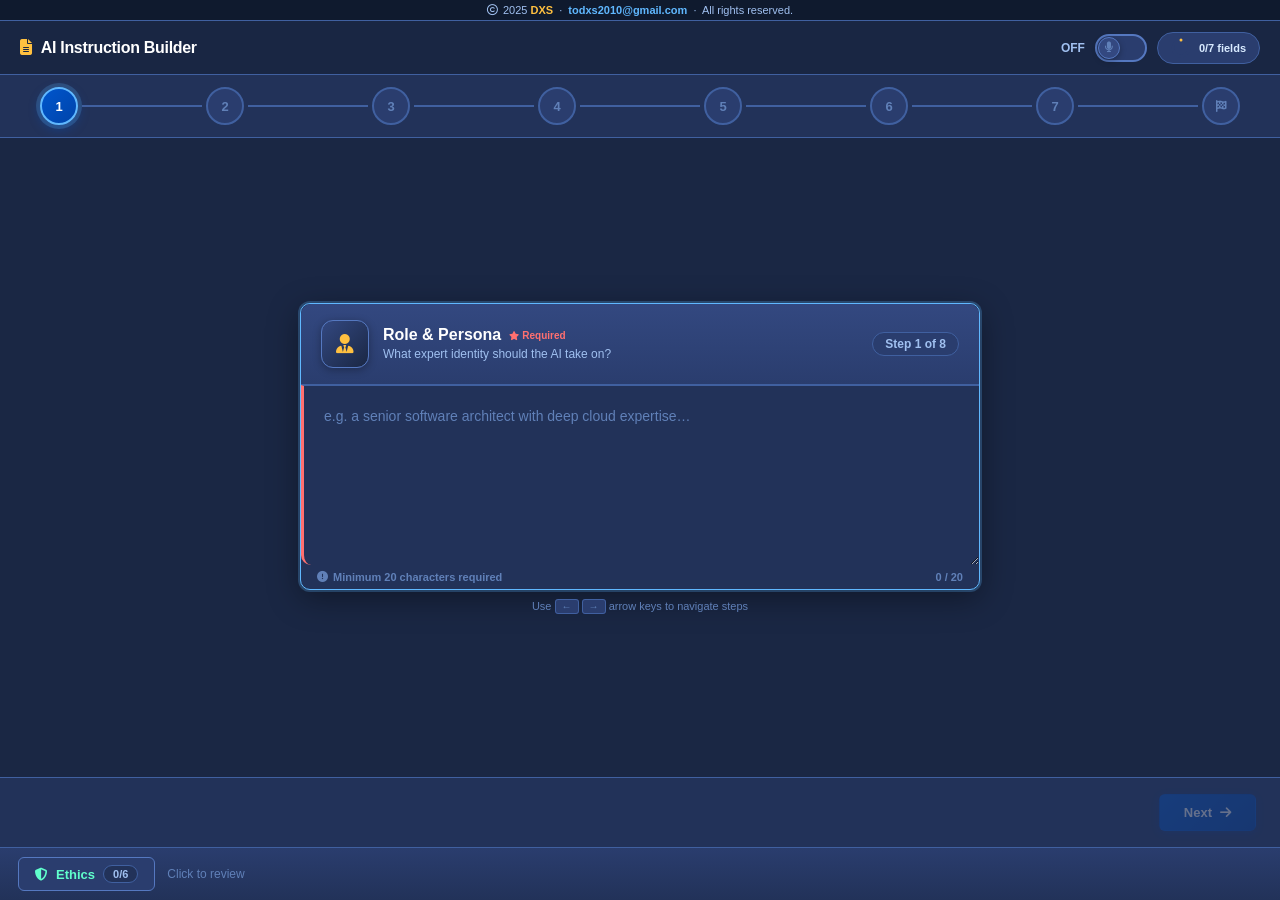
<file: index.html>
<!DOCTYPE html>
<html lang="en">
<head>
<meta charset="UTF-8"/>
<meta name="viewport" content="width=device-width, initial-scale=1.0"/>
<title>AI Instruction Builder</title>
<link rel="stylesheet" href="https://cdnjs.cloudflare.com/ajax/libs/font-awesome/6.5.0/css/all.min.css"/>
<style>
:root{
  --bg:#1a2744;--surface:#223259;--surface2:#2a3d6e;--surface3:#334880;
  --border:#4060a0;--border2:#5578c0;
  --text-primary:#ffffff;--text-secondary:#d8eaff;--text-muted:#a0c0f0;--text-faint:#6080b8;
  --accent:#ffc040;--accent2:#60b8ff;--accent-glow:rgba(255,192,64,0.25);--blue-glow:rgba(96,184,255,0.2);
  --green:#60ffcc;--green-dim:rgba(96,255,204,0.15);
  --purple:#e8aaff;--purple-dim:rgba(232,170,255,0.15);
  --teal:#80eeff;--yellow:#ffe878;--orange:#ffd090;
  --red:#ff7070;
  --radius:10px;--radius-sm:6px;
}
*{box-sizing:border-box;margin:0;padding:0;}
html,body{height:100%;overflow:hidden;}
body{font-family:-apple-system,'SF Pro Display','Segoe UI',sans-serif;background:var(--bg);color:var(--text-primary);-webkit-font-smoothing:antialiased;font-size:14px;}
::-webkit-scrollbar{width:5px;height:5px;}
::-webkit-scrollbar-track{background:transparent;}
::-webkit-scrollbar-thumb{background:var(--border2);border-radius:10px;}

.app{display:flex;flex-direction:column;height:100vh;}

/* Copyright bar */
.copyright-bar{background:#0f1a2e;border-bottom:1px solid var(--border);padding:4px 20px;display:flex;align-items:center;justify-content:center;gap:8px;flex-shrink:0;}
.copyright-bar span{font-size:11px;color:var(--text-muted);}

/* Topbar */
.topbar{background:rgba(26,39,68,0.97);backdrop-filter:blur(20px);border-bottom:1px solid var(--border);padding:0 20px;height:54px;display:flex;align-items:center;justify-content:space-between;flex-shrink:0;position:relative;z-index:10;}
.topbar-left{display:flex;align-items:center;gap:12px;}
.topbar-right{display:flex;align-items:center;gap:10px;}
.progress-pill{display:flex;align-items:center;gap:8px;background:var(--surface2);border:1px solid var(--border);border-radius:20px;padding:5px 13px;}
.progress-pill span{font-size:11px;font-weight:600;color:var(--text-secondary);}

/* Step indicator bar */
.step-bar{display:flex;align-items:center;gap:0;padding:12px 24px;background:var(--surface);border-bottom:1px solid var(--border);flex-shrink:0;overflow-x:auto;}
.step-dot-wrap{display:flex;align-items:center;flex:1;min-width:0;}
.step-dot-wrap:last-child{flex:0 0 auto;}
.step-dot{width:36px;height:36px;border-radius:50%;display:flex;align-items:center;justify-content:center;font-size:13px;font-weight:700;cursor:pointer;transition:all 0.25s;flex-shrink:0;border:2px solid var(--border);}
.step-dot.active{background:linear-gradient(135deg,#0055cc,#0044aa);border-color:var(--accent2);color:#fff;box-shadow:0 0 0 4px rgba(96,184,255,0.2),0 4px 12px rgba(0,85,204,0.4);}
.step-dot.done{background:var(--green-dim);border-color:var(--green);color:var(--green);}
.step-dot.empty{background:var(--surface2);color:var(--text-faint);}
.step-dot:hover:not(.active){transform:scale(1.1);}
.step-line{flex:1;height:2px;background:var(--border);margin:0 4px;min-width:12px;transition:background 0.3s;}
.step-line.done{background:var(--green);}
.step-label{display:none;}
@media(min-width:700px){
  .step-bar{gap:0;padding:12px 40px;}
  .step-dot{width:38px;height:38px;}
}

/* Wizard content area */
.wizard-content{flex:1;display:flex;flex-direction:column;overflow:hidden;}
.wizard-body{flex:1;display:flex;flex-direction:column;align-items:center;justify-content:center;padding:24px;overflow-y:auto;}
.wizard-card{width:100%;max-width:680px;animation:slideIn 0.3s ease;}
@keyframes slideIn{from{opacity:0;transform:translateY(16px);}to{opacity:1;transform:translateY(0);}}

/* Field card (wizard) */
.field-card{background:var(--surface);border:1px solid var(--border);border-radius:var(--radius);overflow:visible;box-shadow:0 4px 24px rgba(0,0,0,0.35),0 0 30px rgba(96,184,255,0.06);}
.field-card:focus-within{border-color:var(--accent2);box-shadow:0 0 0 2px rgba(96,184,255,0.25),0 8px 32px rgba(0,0,0,0.4);}
.field-header{display:flex;align-items:center;justify-content:space-between;padding:16px 20px;gap:12px;background:linear-gradient(180deg,var(--surface3),var(--surface2));border-bottom:1px solid var(--border);border-radius:var(--radius) var(--radius) 0 0;}
.field-label-wrap{display:flex;align-items:center;gap:14px;min-width:0;}
.field-icon-wrap{width:48px;height:48px;border-radius:12px;flex-shrink:0;display:flex;align-items:center;justify-content:center;background:linear-gradient(135deg,var(--surface3),var(--bg));border:1px solid var(--border2);box-shadow:0 2px 8px rgba(0,0,0,0.3);}
.field-icon-wrap i{font-size:20px;color:var(--accent);}
.field-label{font-size:16px;font-weight:700;color:var(--text-primary);display:flex;align-items:center;gap:8px;flex-wrap:wrap;}
.field-hint{font-size:12px;color:var(--text-muted);margin-top:3px;}
.req-badge{font-size:10px;color:var(--red);font-weight:700;}
.opt-badge{font-size:10px;color:var(--text-faint);}
.step-counter{font-size:12px;color:var(--text-muted);font-weight:600;background:var(--surface2);border:1px solid var(--border);border-radius:20px;padding:4px 12px;white-space:nowrap;}

textarea{width:100%;background:var(--surface);border:none;border-top:1px solid var(--border);outline:none;color:var(--text-primary);font-size:16px;line-height:1.8;padding:18px 20px;resize:vertical;min-height:160px;max-height:400px;font-family:-apple-system,'SF Pro Text','Segoe UI',sans-serif;caret-color:var(--accent);display:block;border-radius:0 0 var(--radius) var(--radius);}
textarea::placeholder{color:var(--text-faint);font-size:14px;}

/* Navigation buttons */
.wizard-nav{display:flex;align-items:center;justify-content:space-between;padding:16px 24px;border-top:1px solid var(--border);background:var(--surface);flex-shrink:0;}
.nav-btn{display:flex;align-items:center;gap:8px;padding:10px 24px;border-radius:var(--radius-sm);font-size:13px;font-weight:700;cursor:pointer;transition:all 0.18s;border:1px solid var(--border2);}
.nav-btn:hover{transform:translateY(-1px);}
.nav-btn:active{transform:translateY(0);}
.nav-btn.prev{background:var(--surface2);color:var(--text-secondary);}
.nav-btn.prev:hover{background:var(--surface3);border-color:var(--accent2);color:var(--accent2);}
.nav-btn.next{background:linear-gradient(135deg,#0055cc,#0044aa);color:#fff;border-color:transparent;box-shadow:0 2px 10px rgba(0,68,170,0.4);}
.nav-btn.next:hover{background:linear-gradient(135deg,#0066dd,#0055bb);box-shadow:0 4px 14px rgba(0,68,170,0.5);}
.nav-btn.finish{background:linear-gradient(135deg,#047857,#065f46);color:var(--green);border-color:transparent;box-shadow:0 2px 10px rgba(4,120,87,0.4);}
.nav-btn.finish:hover{background:linear-gradient(135deg,#059669,#047857);}
.nav-btn:disabled{opacity:0.3;cursor:not-allowed;transform:none!important;}
.nav-skip{background:transparent;border:1px solid var(--border);color:var(--text-faint);padding:10px 18px;border-radius:var(--radius-sm);font-size:12px;font-weight:600;cursor:pointer;transition:all 0.15s;}
.nav-skip:hover{color:var(--text-muted);border-color:var(--border2);}
.nav-center{display:flex;gap:8px;align-items:center;}

/* Launchers */
.launchers{display:flex;gap:10px;margin-top:16px;flex-wrap:wrap;}
.launch-btn{flex:1;min-width:140px;display:flex;align-items:center;justify-content:center;gap:8px;background:var(--surface2);border:1px solid var(--border2);border-radius:var(--radius-sm);padding:12px 14px;font-size:13px;font-weight:700;color:var(--text-secondary);cursor:pointer;transition:all 0.18s;box-shadow:0 2px 10px rgba(0,0,0,0.3);}
.launch-btn:hover{background:var(--surface3);border-color:var(--accent);color:var(--accent);transform:translateY(-2px);box-shadow:0 6px 18px rgba(0,0,0,0.4);}
.launch-btn:active{transform:translateY(0);}
.launch-btn img{width:20px;height:20px;border-radius:4px;object-fit:contain;}

/* Output */
.output-card{background:var(--surface);border:1px solid var(--border);border-radius:var(--radius);overflow:hidden;box-shadow:0 2px 12px rgba(0,0,0,0.25);}
.output-header{display:flex;align-items:center;justify-content:space-between;padding:12px 16px;background:linear-gradient(180deg,var(--surface3),var(--surface2));border-bottom:1px solid var(--border);}
.output-label{display:flex;align-items:center;gap:8px;font-size:14px;font-weight:700;color:var(--yellow);}
.copy-btn{display:flex;align-items:center;gap:6px;background:linear-gradient(135deg,#0055cc,#0044aa);color:#fff;border:none;border-radius:var(--radius-sm);padding:8px 18px;font-size:12px;font-weight:700;cursor:pointer;transition:all 0.15s;box-shadow:0 2px 8px rgba(0,68,170,0.4);}
.copy-btn:hover{background:linear-gradient(135deg,#0066dd,#0055bb);}
.copy-btn.done{background:linear-gradient(135deg,#065f46,#047857);}
.output-pre{padding:16px;font-size:12px;line-height:1.75;font-family:'Cascadia Code','Fira Code','SF Mono','Courier New',monospace;white-space:pre-wrap;word-break:break-word;max-height:280px;overflow-y:auto;color:var(--orange);}
.output-pre.empty{color:var(--text-faint);font-family:-apple-system,sans-serif;font-style:italic;font-size:12px;}

/* Summary items on review page */
.summary-grid{display:flex;flex-direction:column;gap:8px;margin-bottom:16px;}
.summary-item{display:flex;align-items:flex-start;gap:12px;background:var(--surface2);border:1px solid var(--border);border-radius:var(--radius-sm);padding:10px 14px;cursor:pointer;transition:all 0.15s;}
.summary-item:hover{border-color:var(--accent2);background:var(--surface3);}
.summary-icon{width:28px;height:28px;border-radius:7px;display:flex;align-items:center;justify-content:center;flex-shrink:0;}
.summary-icon.filled{background:var(--green-dim);border:1px solid rgba(96,255,204,0.3);}
.summary-icon.filled i{color:var(--green);}
.summary-icon.missing{background:rgba(255,112,112,0.12);border:1px solid rgba(255,112,112,0.25);}
.summary-icon.missing i{color:var(--red);}
.summary-icon.skipped{background:var(--surface3);border:1px solid var(--border);}
.summary-icon.skipped i{color:var(--text-faint);}
.summary-text{flex:1;min-width:0;}
.summary-text .label{font-size:12px;font-weight:700;color:var(--text-primary);}
.summary-text .preview{font-size:11px;color:var(--text-muted);margin-top:2px;white-space:nowrap;overflow:hidden;text-overflow:ellipsis;}
.summary-text .status{font-size:10px;font-weight:700;margin-top:2px;}
.summary-text .status.ok{color:var(--green);}
.summary-text .status.req{color:var(--red);}
.summary-text .status.opt{color:var(--text-faint);}

/* Ethics trigger in bottom bar */
.bottombar{background:linear-gradient(180deg,var(--surface2),var(--surface));border-top:1px solid var(--border);padding:9px 18px;display:flex;align-items:center;gap:12px;flex-shrink:0;}
.ethics-trigger{display:flex;align-items:center;gap:8px;background:var(--surface2);border:1px solid var(--border2);border-radius:var(--radius-sm);padding:7px 16px;color:var(--green);font-size:13px;font-weight:700;cursor:pointer;transition:all 0.15s;}
.ethics-trigger:hover{border-color:var(--green);background:var(--green-dim);}
.ethics-trigger .score{background:var(--surface);border:1px solid var(--border);border-radius:20px;padding:2px 9px;font-size:11px;color:var(--text-muted);}
.ethics-trigger .score.full{background:var(--green-dim);border-color:rgba(96,255,204,0.4);color:var(--green);}
.bottombar-hint{font-size:12px;color:var(--text-faint);}

/* Ethics Modal */
.modal-overlay{position:fixed;inset:0;background:rgba(0,0,0,0.65);z-index:200;display:flex;align-items:center;justify-content:center;padding:24px;animation:fadeIn 0.18s ease;}
@keyframes fadeIn{from{opacity:0;}to{opacity:1;}}
.modal{background:var(--surface2);border:1px solid var(--border2);border-radius:14px;padding:24px 26px 26px;width:100%;max-width:540px;animation:scaleIn 0.2s ease;box-shadow:0 24px 60px rgba(0,0,0,0.65),0 0 0 1px rgba(255,255,255,0.05);}
@keyframes scaleIn{from{transform:scale(0.94);opacity:0;}to{transform:scale(1);opacity:1;}}
.modal-header{display:flex;align-items:center;justify-content:space-between;margin-bottom:20px;}
.modal-title{display:flex;align-items:center;gap:10px;font-size:16px;font-weight:700;color:var(--text-primary);}
.modal-title i{color:var(--green);font-size:17px;}
.modal-close{background:var(--surface3);border:1px solid var(--border);color:var(--text-muted);border-radius:6px;padding:6px 14px;font-size:12px;font-weight:600;cursor:pointer;transition:all 0.15s;display:flex;align-items:center;gap:6px;}
.modal-close:hover{color:var(--text-primary);border-color:var(--border2);}
.ethics-grid{display:grid;grid-template-columns:repeat(3,1fr);gap:10px;}
@media(max-width:500px){.ethics-grid{grid-template-columns:repeat(2,1fr);}}
.ethics-item{background:var(--surface);border:1px solid var(--border);border-radius:10px;padding:14px;cursor:pointer;transition:all 0.18s;display:flex;flex-direction:column;align-items:center;gap:10px;text-align:center;}
.ethics-item:hover{border-color:var(--border2);background:var(--surface3);}
.ethics-item.done{background:var(--green-dim);border-color:rgba(96,255,204,0.4);}
.ethics-item-icon{width:38px;height:38px;border-radius:9px;display:flex;align-items:center;justify-content:center;background:var(--surface2);border:1px solid var(--border2);transition:all 0.18s;}
.ethics-item.done .ethics-item-icon{background:rgba(96,255,204,0.15);border-color:rgba(96,255,204,0.35);}
.ethics-item-icon i{font-size:16px;color:var(--text-muted);}
.ethics-item.done .ethics-item-icon i{color:var(--green);}
.ethics-item-label{font-size:12px;font-weight:600;color:var(--text-secondary);}
.ethics-item.done .ethics-item-label{color:var(--green);}
.ethics-check{width:20px;height:20px;border-radius:50%;border:2px solid var(--border2);display:flex;align-items:center;justify-content:center;transition:all 0.18s;}
.ethics-item.done .ethics-check{background:var(--green);border-color:var(--green);}
.modal-progress{margin-top:18px;display:flex;align-items:center;gap:12px;}
.modal-progress-bar{flex:1;height:6px;background:var(--surface);border-radius:3px;overflow:hidden;}
.modal-progress-fill{height:100%;border-radius:3px;background:var(--green);transition:width 0.3s ease;}
.modal-progress-label{font-size:12px;font-weight:700;color:var(--text-muted);white-space:nowrap;}

/* Toast */
.toast{position:fixed;bottom:80px;left:50%;transform:translateX(-50%);background:#1a3a2a;border:1px solid var(--green);color:var(--green);border-radius:8px;padding:10px 22px;font-size:13px;font-weight:600;z-index:9999;box-shadow:0 4px 18px rgba(0,0,0,0.5);white-space:nowrap;pointer-events:none;animation:fadeInUp 0.2s ease;}
@keyframes fadeInUp{from{opacity:0;transform:translateX(-50%) translateY(8px);}to{opacity:1;transform:translateX(-50%) translateY(0);}}

/* --- Voice / Mic styles --- */
@keyframes micPulse{
  0%,100%{box-shadow:0 0 0 0 rgba(255,112,112,0.4);}
  50%{box-shadow:0 0 0 7px rgba(255,112,112,0);}
}
/* Global mic on/off switch */
.mic-switch{
  display:flex;align-items:center;gap:10px;
  cursor:pointer;-webkit-user-select:none;user-select:none;
}
.mic-switch-label{font-size:12px;font-weight:700;color:var(--text-muted);transition:color 0.2s;}
.mic-switch.on .mic-switch-label{color:var(--green);}
.mic-switch-track{
  width:52px;height:28px;border-radius:14px;
  background:var(--surface2);border:2px solid var(--border2);
  position:relative;transition:all 0.3s ease;
  flex-shrink:0;
}
.mic-switch.on .mic-switch-track{
  background:rgba(96,255,204,0.15);border-color:var(--green);
}
.mic-switch-thumb{
  width:22px;height:22px;border-radius:50%;
  position:absolute;top:1px;left:1px;
  background:var(--surface3);border:1px solid var(--border2);
  display:flex;align-items:center;justify-content:center;
  transition:all 0.3s ease;
  box-shadow:0 2px 6px rgba(0,0,0,0.3);
}
.mic-switch-thumb i{font-size:11px;color:var(--text-faint);transition:color 0.2s;}
.mic-switch.on .mic-switch-thumb{
  left:25px;
  background:var(--green);border-color:var(--green);
  box-shadow:0 0 8px rgba(96,255,204,0.4);
}
.mic-switch.on .mic-switch-thumb i{color:#0f1a2e;}
.mic-switch:hover .mic-switch-track{border-color:var(--accent2);}
.mic-switch.on:hover .mic-switch-track{border-color:var(--green);}
.mic-pulse-dot{
  width:8px;height:8px;background:var(--red);border-radius:50%;
  animation:micPulse 1s infinite;flex-shrink:0;
}
.mic-status-text{font-size:11px;font-weight:600;color:var(--red);animation:fadeIn 0.3s ease;}

/* Keyboard hint */
.kb-hint{font-size:11px;color:var(--text-faint);text-align:center;margin-top:10px;}
.kb-hint kbd{background:var(--surface2);border:1px solid var(--border);border-radius:3px;padding:1px 6px;font-size:10px;font-family:inherit;}
</style>
</head>
<body>
<div id="root"></div>
<script>
var FIELDS=[
  {key:"role",     fa:"fa-solid fa-user-tie",       label:"Role & Persona",      hint:"What expert identity should the AI take on?",          ph:"e.g. a senior software architect with deep cloud expertise…",              required:true},
  {key:"audience", fa:"fa-solid fa-users",           label:"Audience",             hint:"Who will be reading the AI's responses?",              ph:"e.g. technical teams new to this system, or non-technical stakeholders…",  required:true},
  {key:"context",  fa:"fa-solid fa-clipboard-list",  label:"Context & Background", hint:"What background does the AI need to know?",            ph:"e.g. This is a support bot for an online bookstore handling orders…",      required:true},
  {key:"task",     fa:"fa-solid fa-bullseye",         label:"Task",                 hint:"What exactly should the AI accomplish?",               ph:"e.g. Help users find books by asking about preferences, give 3 recs…",     required:true},
  {key:"rules",    fa:"fa-solid fa-scale-balanced",   label:"Rules & Constraints",  hint:"What must it always / never do?",                     ph:"e.g. Always be polite. Never give legal advice. If unsure, say so…",      required:false},
  {key:"format",   fa:"fa-solid fa-ruler-combined",   label:"Output Format",        hint:"How should responses be structured?",                 ph:"e.g. Short paragraphs, max 150 words, bullet points only for lists…",     required:false},
  {key:"examples", fa:"fa-solid fa-lightbulb",        label:"Examples",             hint:"Show a good vs. bad response pair.",                  ph:"Good: 'Based on your love of mystery…'\nBad: 'Here are 50 books…'",      required:false},
];

var ETHICS=[
  {id:"transparency", fa:"fa-solid fa-eye",             label:"Transparent"},
  {id:"bias",         fa:"fa-solid fa-equals",           label:"Unbiased"},
  {id:"harm",         fa:"fa-solid fa-shield-halved",    label:"No Harm"},
  {id:"privacy",      fa:"fa-solid fa-lock",             label:"Private"},
  {id:"uncertainty",  fa:"fa-solid fa-circle-question",  label:"Handles Unknowns"},
  {id:"scope",        fa:"fa-solid fa-compress",         label:"Focused"},
];

var AI_CLIENTS=[
  {id:"claude",  label:"Claude",  url:"https://claude.ai/new",         icon:"https://www.anthropic.com/favicon.ico"},
  {id:"chatgpt", label:"ChatGPT", url:"https://chatgpt.com/",          icon:"https://cdn.oaistatic.com/assets/favicon-o20kmmos.svg"},
  {id:"gemini",  label:"Gemini",  url:"https://gemini.google.com/app", icon:"https://www.gstatic.com/lamda/images/gemini_favicon_f069958c85030456e93de685481c559f160ea06.svg"},
];

var TOTAL_STEPS=FIELDS.length+1; // 7 fields + 1 review page

function buildOutput(f){
  var o="";
  if(f.role)     o+="You are "+f.role+".\n\n";
  if(f.audience) o+="Your audience is: "+f.audience+".\n\n";
  if(f.context)  o+="## Context\n"+f.context+"\n\n";
  if(f.task)     o+="## Your Task\n"+f.task+"\n\n";
  if(f.rules)    o+="## Rules & Constraints\n"+f.rules+"\n\n";
  if(f.format)   o+="## Output Format\n"+f.format+"\n\n";
  if(f.examples) o+="## Examples\n"+f.examples+"\n\n";
  return o.trim();
}

var S={
  fields:{role:"",audience:"",context:"",task:"",rules:"",format:"",examples:""},
  ethics:{},
  step:0,
  copied:false,
  ethicsOpen:false,
};

function set(patch){S=Object.assign({},S,patch);draw();}

function saveCurrentField(){
  if(S.step<FIELDS.length){
    var f=FIELDS[S.step];
    var ta=document.getElementById("ta-"+f.key);
    if(ta){
      var nf=Object.assign({},S.fields);
      nf[f.key]=ta.value;
      S.fields=nf;
    }
  }
}

function validateRequired(){
  if(S.step<FIELDS.length&&FIELDS[S.step].required){
    var val=S.fields[FIELDS[S.step].key].trim();
    if(val.length<20){
      showToast("Minimum 20 characters required (currently "+val.length+")");
      var ta=document.getElementById("ta-"+FIELDS[S.step].key);
      if(ta){ta.focus();ta.style.boxShadow="inset 0 0 0 2px var(--red)";setTimeout(function(){ta.style.boxShadow="";},1500);}
      return false;
    }
  }
  return true;
}

function _restartMicForStep(){
  _killRec();
  if(_micOn) setTimeout(_startListening,200);
}

function goStep(n){
  saveCurrentField();
  if(n>S.step&&!validateRequired())return;
  set({step:Math.max(0,Math.min(TOTAL_STEPS-1,n))});
  _restartMicForStep();
}

function goNext(){
  saveCurrentField();
  if(!validateRequired())return;
  if(S.step<TOTAL_STEPS-1) set({step:S.step+1});
  _restartMicForStep();
}

function goPrev(){
  saveCurrentField();
  if(S.step>0) set({step:S.step-1});
  _restartMicForStep();
}

function copy(){
  var out=buildOutput(S.fields);
  if(!out)return;
  var missing=FIELDS.filter(function(f){return f.required&&!S.fields[f.key].trim();}).map(function(f){return f.label;});
  if(missing.length){alert("Please fill in the required fields first:\n\n"+missing.map(function(l){return "- "+l;}).join("\n"));return;}
  navigator.clipboard.writeText(out).then(function(){set({copied:true});setTimeout(function(){set({copied:false});},2000);});
}

function showToast(msg){
  var t=document.createElement("div");
  t.className="toast";
  t.innerHTML='<i class="fa-solid fa-check" style="margin-right:7px;"></i>'+msg;
  document.body.appendChild(t);
  setTimeout(function(){t.style.opacity="0";t.style.transition="opacity 0.3s";setTimeout(function(){t.remove();},300);},2500);
}

function launchAI(clientId){
  var out=buildOutput(S.fields);
  if(!out){alert("Fill in at least one field before launching.");return;}
  var client=AI_CLIENTS.find(function(c){return c.id===clientId;});
  navigator.clipboard.writeText(out).then(function(){
    showToast("Copied! Paste into "+client.label+"'s prompt window.");
    setTimeout(function(){window.open(client.url,"_blank");},300);
  }).catch(function(){
    window.open(client.url,"_blank");
    alert("Clipboard blocked. Please copy manually and paste into "+client.label+".");
  });
}

function toggleEthics(id){
  var ne=Object.assign({},S.ethics);
  ne[id]=!ne[id];
  set({ethics:ne});
}

function esc(s){return String(s).replace(/&/g,"&amp;").replace(/</g,"&lt;").replace(/>/g,"&gt;").replace(/"/g,"&quot;");}

function updateCharCount(ta,isRequired){
  if(!isRequired)return;
  var len=ta.value.trim().length;
  var counter=ta.closest(".field-card").querySelector(".char-counter");
  if(!counter)return;
  var color=len>=20?'var(--green)':len>0?'var(--red)':'var(--text-faint)';
  var icon=len>=20?'fa-solid fa-circle-check':'fa-solid fa-circle-exclamation';
  var msg=len>=20?'Minimum reached':'Minimum 20 characters required';
  counter.innerHTML='<span style="color:'+color+';font-weight:600;"><i class="'+icon+'" style="margin-right:5px;"></i>'+msg+'</span><span style="color:'+color+';font-weight:700;">'+len+' / 20</span>';
  ta.style.borderLeftColor=len>=20?'var(--green)':len>0?'var(--red)':'';
  ta.style.borderLeftWidth=len>0?'3px':'';
  ta.style.borderLeftStyle=len>0?'solid':'';
  // Enable/disable Next button live
  var navBtns=document.querySelectorAll(".nav-btn.next, .nav-btn.finish");
  navBtns.forEach(function(btn){btn.disabled=len<20;});
}

/* ===== VOICE / SPEECH RECOGNITION ===== */
var _SR=window.SpeechRecognition||window.webkitSpeechRecognition||null;
var _micRec=null;
var _micOn=false;
var _micStopping=false; // guard against onend race

function _killRec(){
  _micStopping=true;
  if(_micRec){try{_micRec.abort();}catch(e){} _micRec=null;}
  setTimeout(function(){_micStopping=false;},100);
}

function _startListening(){
  if(!_SR||!_micOn)return;
  if(S.step>=FIELDS.length)return;
  _micStopping=true;
  if(_micRec){try{_micRec.abort();}catch(e){} _micRec=null;}

  var key=FIELDS[S.step].key;
  var rec=new _SR();
  rec.continuous=true;
  rec.interimResults=false;
  rec.lang="en-US";

  rec.onresult=function(e){
    var transcript="";
    for(var i=e.resultIndex;i<e.results.length;i++){
      if(e.results[i].isFinal) transcript+=e.results[i][0].transcript+" ";
    }
    transcript=transcript.trim();
    if(!transcript)return;
    // always write to the CURRENT step's field (not the captured key)
    var curKey=S.step<FIELDS.length?FIELDS[S.step].key:null;
    if(!curKey)return;
    var nf=Object.assign({},S.fields);
    nf[curKey]=(nf[curKey]?nf[curKey].trimEnd()+" ":"")+transcript;
    if(!S.fields[curKey]&&nf[curKey])nf[curKey]=nf[curKey].charAt(0).toUpperCase()+nf[curKey].slice(1);
    S.fields=nf;
    draw();
  };

  rec.onerror=function(e){
    if(e.error==="not-allowed"){showToast("Microphone access was denied.");_micOn=false;_micRec=null;_micStopping=false;draw();return;}
    // no-speech and other non-fatal errors — let onend handle restart
  };

  rec.onend=function(){
    // only auto-restart if mic is still on and we didn't explicitly kill it
    if(!_micStopping&&_micOn&&S.step<FIELDS.length){
      setTimeout(_startListening,150);
    }
  };

  _micRec=rec;
  _micStopping=false;
  try{rec.start();}catch(err){_micOn=false;_micRec=null;_micStopping=false;draw();}
}

function toggleMic(){
  if(!_SR){alert("Voice input is not supported in this browser.\nPlease use Google Chrome or Microsoft Edge.");return;}
  _micOn=!_micOn;
  if(_micOn){
    if(S.step<FIELDS.length) _startListening();
  } else {
    _killRec();
  }
  draw();
}
/* ===== END VOICE ===== */

/* ===== KEYBOARD NAV ===== */
document.addEventListener("keydown",function(e){
  if(e.target.tagName==="TEXTAREA"||e.target.tagName==="INPUT")return;
  if(e.key==="ArrowRight"||e.key==="ArrowDown"){e.preventDefault();goNext();}
  if(e.key==="ArrowLeft"||e.key==="ArrowUp"){e.preventDefault();goPrev();}
});

function draw(){
  var fields=S.fields,ethics=S.ethics,step=S.step,copied=S.copied,ethicsOpen=S.ethicsOpen;
  var filled=Object.values(fields).filter(function(v){return v.trim();}).length;
  var ethicsCount=Object.values(ethics).filter(Boolean).length;
  var output=buildOutput(fields);
  var isReview=step>=FIELDS.length;

  var html='<div class="app">';

  // Copyright bar
  html+='<div class="copyright-bar"><span><i class="fa-regular fa-copyright" style="margin-right:5px;"></i>2025 <strong style="color:var(--accent);">DXS</strong> &nbsp;·&nbsp; <a href="mailto:todxs2010@gmail.com" style="color:var(--accent2);text-decoration:none;font-weight:600;">todxs2010@gmail.com</a> &nbsp;·&nbsp; All rights reserved.</span></div>';

  // Topbar
  html+='<div class="topbar"><div class="topbar-left"><span style="font-size:16px;font-weight:800;color:var(--text-primary);letter-spacing:-0.3px;"><i class="fa-solid fa-file-lines" style="color:var(--accent);margin-right:9px;"></i>AI Instruction Builder</span></div><div class="topbar-right">';
  // Global mic on/off switch
  if(_SR){
    html+='<div class="mic-switch'+(_micOn?' on':'')+'" onclick="toggleMic()" title="'+(_micOn?'Turn off microphone':'Turn on microphone')+'">';
    if(_micOn) html+='<span class="mic-pulse-dot"></span><span class="mic-status-text">Listening…</span>';
    html+='<span class="mic-switch-label">'+(_micOn?'ON':'OFF')+'</span>';
    html+='<div class="mic-switch-track"><div class="mic-switch-thumb"><i class="fa-solid fa-microphone"></i></div></div>';
    html+='</div>';
  }
  html+='<div class="progress-pill"><svg width="20" height="20" style="transform:rotate(-90deg);flex-shrink:0;"><circle cx="10" cy="10" r="8" fill="none" stroke="#2a3d6e" stroke-width="3"/><circle cx="10" cy="10" r="8" fill="none" stroke="#ffc040" stroke-width="3" stroke-dasharray="'+(filled/7*50.27)+' 50.27" stroke-linecap="round" style="transition:stroke-dasharray 0.4s;"/></svg><span>'+filled+'/7 fields</span></div></div></div>';

  // Step indicator bar
  html+='<div class="step-bar">';
  for(var si=0;si<TOTAL_STEPS;si++){
    var isFieldStep=si<FIELDS.length;
    var stepLabel=isFieldStep?FIELDS[si].label:"Review";
    var stepIcon=isFieldStep?FIELDS[si].fa:"fa-solid fa-check-double";
    var isDone=isFieldStep?!!fields[FIELDS[si].key].trim():false;
    var cls=si===step?"active":isDone?"done":"empty";
    html+='<div class="step-dot-wrap">';
    html+='<div class="step-dot '+cls+'" onclick="goStep('+si+')" title="'+(si+1)+'. '+stepLabel+'">';
    if(isDone&&si!==step) html+='<i class="fa-solid fa-check" style="font-size:12px;"></i>';
    else if(si===TOTAL_STEPS-1&&si!==step) html+='<i class="fa-solid fa-flag-checkered" style="font-size:12px;"></i>';
    else html+=''+(si+1);
    html+='</div>';
    if(si<TOTAL_STEPS-1){
      var lineDone=isFieldStep&&fields[FIELDS[si].key].trim();
      html+='<div class="step-line'+(lineDone?' done':'')+'"></div>';
    }
    html+='</div>';
  }
  html+='</div>';

  // Wizard content
  html+='<div class="wizard-content">';
  html+='<div class="wizard-body">';
  html+='<div class="wizard-card" key="step-'+step+'">';

  if(isReview){
    // === REVIEW PAGE ===
    html+='<div style="margin-bottom:18px;"><div style="display:flex;align-items:center;gap:12px;margin-bottom:6px;"><div style="width:48px;height:48px;border-radius:12px;display:flex;align-items:center;justify-content:center;background:linear-gradient(135deg,var(--surface3),var(--bg));border:1px solid var(--border2);"><i class="fa-solid fa-check-double" style="font-size:20px;color:var(--accent);"></i></div><div><div style="font-size:18px;font-weight:700;color:var(--text-primary);">Review & Export</div><div style="font-size:12px;color:var(--text-muted);margin-top:2px;">Check your fields, then copy or launch</div></div></div></div>';

    // Summary grid
    html+='<div class="summary-grid">';
    FIELDS.forEach(function(f,i){
      var val=fields[f.key].trim();
      var tooShort=f.required&&val.length>0&&val.length<20;
      var iconCls=tooShort?"missing":val?"filled":f.required?"missing":"skipped";
      var statusCls=tooShort?"req":val?"ok":f.required?"req":"opt";
      var statusTxt=tooShort?"Too short ("+val.length+"/20 chars)":val?"Complete":f.required?"Required — missing":"Skipped";
      html+='<div class="summary-item" onclick="goStep('+i+')">';
      html+='<div class="summary-icon '+iconCls+'"><i class="'+(val?'fa-solid fa-check':f.required?'fa-solid fa-exclamation':'fa-solid fa-minus')+'" style="font-size:11px;"></i></div>';
      html+='<div class="summary-text"><div class="label">'+f.label+'</div>';
      if(val) html+='<div class="preview">'+esc(val.substring(0,80))+(val.length>80?'…':'')+'</div>';
      html+='<div class="status '+statusCls+'">'+statusTxt+'</div>';
      html+='</div></div>';
    });
    html+='</div>';

    // Output
    html+='<div class="output-card"><div class="output-header"><span class="output-label"><i class="fa-solid fa-file-code"></i> Generated Instruction</span><button class="copy-btn'+(copied?' done':'')+'" onclick="copy()"><i class="fa-solid '+(copied?'fa-check':'fa-copy')+'"></i> '+(copied?'Copied':'Copy')+'</button></div><div class="output-pre'+(output?'':' empty')+'">'+( output?esc(output):'Fill in the fields to generate your instruction…')+'</div></div>';

    // Launchers
    html+='<div class="launchers">';
    AI_CLIENTS.forEach(function(c){
      html+='<button class="launch-btn" onclick="launchAI(\''+c.id+'\')" title="Copy &amp; open '+c.label+'"><img src="'+c.icon+'" alt="'+c.label+'" onerror="this.style.display=\'none\'"/> '+c.label+' <i class="fa-solid fa-arrow-up-right-from-square" style="font-size:10px;opacity:0.6;"></i></button>';
    });
    html+='</div>';

  } else {
    // === FIELD PAGE ===
    var f=FIELDS[step];
    var val=fields[f.key];
    var charLen=val.trim().length;
    var borderStyle=f.required&&charLen<20?'border-left:3px solid var(--red);':charLen>0?'border-left:3px solid var(--green);':'';

    html+='<div class="field-card">';
    html+='<div class="field-header"><div class="field-label-wrap"><div class="field-icon-wrap"><i class="'+f.fa+'"></i></div><div><div class="field-label">'+f.label+(f.required?'<span class="req-badge"><i class="fa-solid fa-star" style="font-size:9px;margin-right:3px;"></i>Required</span>':'<span class="opt-badge">Optional</span>')+'</div><div class="field-hint">'+f.hint+'</div></div></div><span class="step-counter">Step '+(step+1)+' of '+TOTAL_STEPS+'</span></div>';
    html+='<div class="ta-wrap">';
    html+='<textarea id="ta-'+f.key+'" rows="5" placeholder="'+f.ph+'" oninput="updateCharCount(this,'+f.required+')" style="'+borderStyle+'">'+esc(val)+'</textarea>';
    html+='</div>';
    if(f.required){
      var countColor=charLen>=20?'var(--green)':charLen>0?'var(--red)':'var(--text-faint)';
      var countIcon=charLen>=20?'fa-solid fa-circle-check':'fa-solid fa-circle-exclamation';
      html+='<div class="char-counter" style="display:flex;align-items:center;justify-content:space-between;padding:6px 16px;font-size:11px;">';
      html+='<span style="color:'+countColor+';font-weight:600;"><i class="'+countIcon+'" style="margin-right:5px;"></i>'+(charLen>=20?'Minimum reached':'Minimum 20 characters required')+'</span>';
      html+='<span style="color:'+countColor+';font-weight:700;">'+charLen+' / 20</span>';
      html+='</div>';
    }
    html+='</div>';
    html+='<div class="kb-hint">Use <kbd>&larr;</kbd> <kbd>&rarr;</kbd> arrow keys to navigate steps</div>';
  }

  html+='</div>'; // /wizard-card
  html+='</div>'; // /wizard-body

  // Navigation bar
  html+='<div class="wizard-nav">';
  // Prev
  if(step>0){
    html+='<button class="nav-btn prev" onclick="goPrev()"><i class="fa-solid fa-arrow-left"></i> Back</button>';
  } else {
    html+='<div></div>';
  }
  html+='<div class="nav-center"></div>';
  // Next / Skip
  if(isReview){
    html+='<div></div>';
  } else if(!FIELDS[step].required){
    html+='<div style="display:flex;gap:8px;">';
    html+='<button class="nav-skip" onclick="goNext()"><i class="fa-solid fa-forward" style="font-size:10px;margin-right:4px;"></i> Skip</button>';
    if(step===FIELDS.length-1){
      html+='<button class="nav-btn finish" onclick="goNext()">Review <i class="fa-solid fa-flag-checkered"></i></button>';
    } else {
      html+='<button class="nav-btn next" onclick="goNext()">Next <i class="fa-solid fa-arrow-right"></i></button>';
    }
    html+='</div>';
  } else {
    // Required field — disable Next if under 20 chars
    var reqLen=fields[FIELDS[step].key].trim().length;
    var reqDisabled=reqLen<20?' disabled':'';
    if(step===FIELDS.length-1){
      html+='<button class="nav-btn finish" onclick="goNext()"'+reqDisabled+'>Review & Finish <i class="fa-solid fa-flag-checkered"></i></button>';
    } else {
      html+='<button class="nav-btn next" onclick="goNext()"'+reqDisabled+'>Next <i class="fa-solid fa-arrow-right"></i></button>';
    }
  }
  html+='</div>'; // /wizard-nav
  html+='</div>'; // /wizard-content

  // Bottom bar
  html+='<div class="bottombar"><button class="ethics-trigger" onclick="set({ethicsOpen:true})"><i class="fa-solid fa-shield-halved"></i> Ethics <span class="score'+(ethicsCount===6?' full':'')+'">'+ethicsCount+'/6</span></button><span class="bottombar-hint">'+(ethicsCount===6?'All checks passed':'Click to review')+'</span></div>';

  // Ethics Modal
  if(ethicsOpen){
    html+='<div class="modal-overlay" onclick="if(event.target===this)set({ethicsOpen:false})">';
    html+='<div class="modal">';
    html+='<div class="modal-header"><div class="modal-title"><i class="fa-solid fa-shield-halved"></i> Ethics Checklist</div><button class="modal-close" onclick="set({ethicsOpen:false})"><i class="fa-solid fa-xmark"></i> Close</button></div>';
    html+='<div class="ethics-grid">';
    ETHICS.forEach(function(e){
      var done=!!ethics[e.id];
      html+='<div class="ethics-item'+(done?' done':'')+'" onclick="toggleEthics(\''+e.id+'\')">';
      html+='<div class="ethics-item-icon"><i class="'+e.fa+'"></i></div>';
      html+='<span class="ethics-item-label">'+e.label+'</span>';
      html+='<div class="ethics-check">'+(done?'<i class="fa-solid fa-check" style="font-size:10px;color:#0f1a2e;"></i>':'')+'</div>';
      html+='</div>';
    });
    html+='</div>';
    html+='<div class="modal-progress"><div class="modal-progress-bar"><div class="modal-progress-fill" style="width:'+(ethicsCount/6*100)+'%"></div></div><span class="modal-progress-label">'+ethicsCount+'/6 '+(ethicsCount===6?'All passed':ethicsCount>=4?'Almost there':'Needs review')+'</span></div>';
    html+='</div></div>';
  }

  html+='</div>'; // /app
  document.getElementById("root").innerHTML=html;

  // Auto-focus textarea on field steps
  if(!isReview){
    var ta=document.getElementById("ta-"+FIELDS[step].key);
    if(ta)ta.focus();
  }
}

draw();
</script>
</body>
</html>
</file>
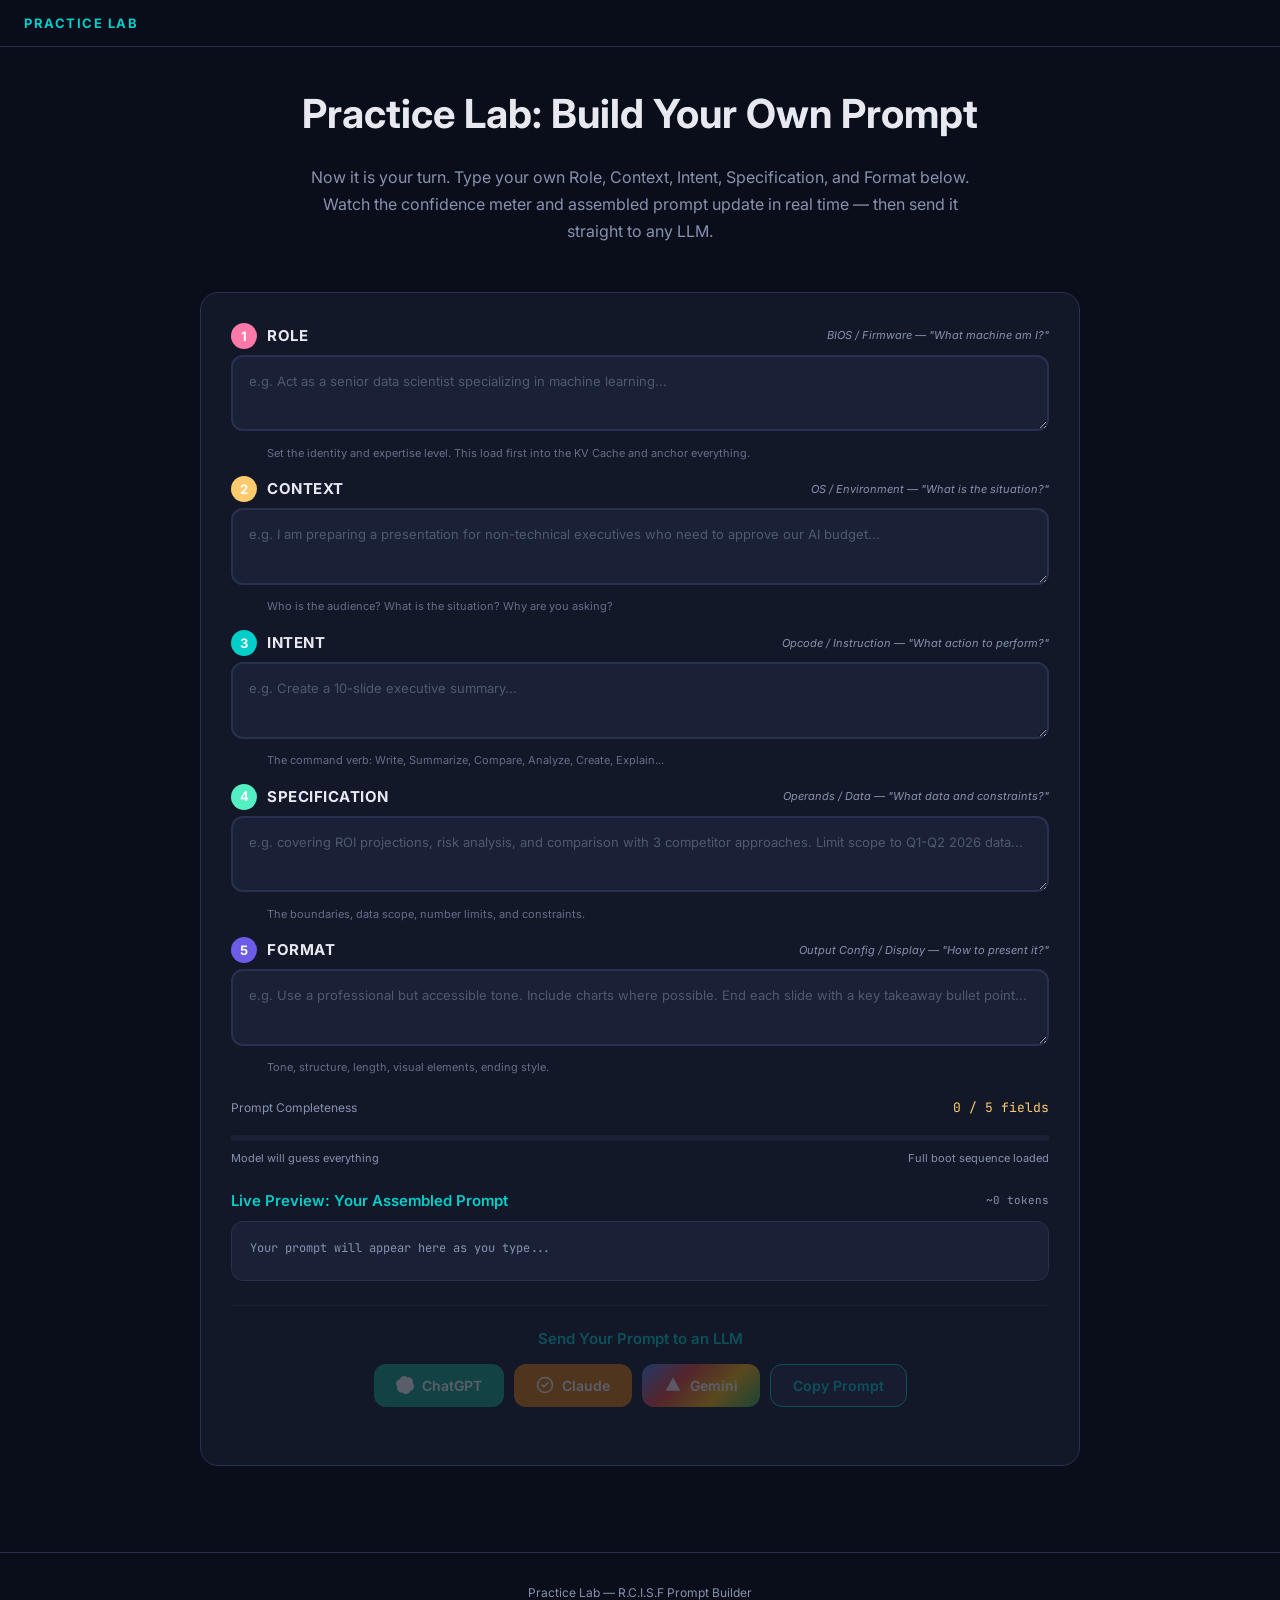
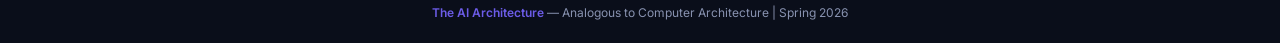
<file: MobileTemplate.html>
<!DOCTYPE html>
<html lang="en">
<head>
<meta charset="UTF-8">
<meta name="viewport" content="width=device-width, initial-scale=1.0, maximum-scale=1.0, user-scalable=no">
<title>Practice Lab — Build Your Own Prompt</title>
<style>
@import url('https://fonts.googleapis.com/css2?family=Inter:wght@300;400;600;700;900&family=JetBrains+Mono:wght@400;600&display=swap');
:root{
  --bg:#0a0e1a;--s1:#131829;--s2:#1a2035;--s3:#222844;
  --a1:#6c5ce7;--a2:#00cec9;--a3:#fd79a8;--a4:#fdcb6e;--a5:#55efc4;
  --tx:#e8e8f0;--td:#8892b0;--bd:#2a3050;
}
*{margin:0;padding:0;box-sizing:border-box}
html{scroll-behavior:smooth}
body{font-family:'Inter',sans-serif;background:var(--bg);color:var(--tx);overflow-x:hidden;line-height:1.7}

/* ── NAV ── */
#nav{position:fixed;top:0;left:0;right:0;z-index:999;background:rgba(10,14,26,.92);backdrop-filter:blur(20px);border-bottom:1px solid var(--bd);padding:12px 24px;display:flex;align-items:center;justify-content:space-between}
#nav .logo{font-weight:700;font-size:13px;color:var(--a2);letter-spacing:1.5px;text-transform:uppercase}
#nav .subtitle{font-size:12px;color:var(--td);display:none}

/* ── MAIN SECTION ── */
.sl{min-height:100vh;padding:80px 28px 50px;display:flex;flex-direction:column;align-items:center;justify-content:flex-start}
h2{font-size:clamp(24px,3.5vw,40px);font-weight:700;text-align:center;margin-bottom:8px}
.sub{font-size:16px;color:var(--td);text-align:center;max-width:660px;margin:8px auto 30px;line-height:1.7}
h3{font-size:20px;font-weight:600;margin-bottom:8px}
code,.cd{font-family:'JetBrains Mono',monospace;background:var(--s2);padding:2px 7px;border-radius:5px;font-size:13px;color:var(--a2)}

/* ── SHARED ── */
.box{background:var(--s1);border:1px solid var(--bd);border-radius:18px;padding:30px;max-width:880px;width:100%;margin:16px auto}
.btn{padding:11px 26px;border-radius:10px;border:none;font-family:'Inter';font-weight:600;font-size:13px;cursor:pointer;transition:.3s;-webkit-tap-highlight-color:transparent}
.bp{background:var(--a1);color:#fff}.bp:hover{background:#5a4bd5;transform:translateY(-2px)}
.bo{background:transparent;color:var(--a2);border:1px solid var(--a2)}.bo:hover{background:rgba(0,206,201,.1)}
.brow{display:flex;gap:10px;margin-top:20px;flex-wrap:wrap;justify-content:center}

/* ── MORPH ANIM ── */
.morph-in{opacity:1;transform:none}

/* ── TEXTAREA PRACTICE LAB ── */
.ta-group{margin-bottom:14px;position:relative}
.ta-header{display:flex;align-items:center;gap:10px;margin-bottom:6px;flex-wrap:wrap}
.ta-num{display:inline-flex;align-items:center;justify-content:center;width:26px;height:26px;border-radius:50%;color:#fff;font-weight:700;font-size:13px;flex-shrink:0}
.ta-title{font-weight:700;font-size:15px;letter-spacing:.5px}
.ta-arch{font-size:11px;color:var(--td);font-style:italic;margin-left:auto}
.ta-input{
  width:100%;min-height:58px;max-height:140px;resize:vertical;
  background:var(--s2);border:2px solid var(--bd);border-radius:12px;
  padding:14px 16px;font-family:'Inter',sans-serif;font-size:14px;
  color:var(--tx);line-height:1.6;outline:none;
  transition:border-color .4s,box-shadow .4s;
  -webkit-appearance:none;
}
.ta-input::placeholder{color:rgba(136,146,176,.5);font-size:13px}
.ta-input:focus{border-color:var(--a2);box-shadow:0 0 20px rgba(0,206,201,.1)}
.ta-input.has-text{border-color:var(--a5);background:rgba(85,239,196,.03)}
.ta-hint{font-size:11px;color:var(--td);margin-top:4px;padding-left:36px;opacity:.7}

/* ── CONFIDENCE METER ── */
.pb-meter{height:6px;background:var(--s2);border-radius:3px;overflow:hidden;margin:16px 0 8px}
.pb-meter-fill{height:100%;border-radius:3px;transition:width .6s ease,background .4s;background:var(--a3)}
.conf-labels{display:flex;justify-content:space-between;font-size:11px;color:var(--td)}

/* ── LLM SEND BUTTONS ── */
.llm-btn{transition:all .3s;-webkit-tap-highlight-color:transparent}
.llm-btn:hover{transform:translateY(-3px);box-shadow:0 8px 25px rgba(0,0,0,.3)!important}
.llm-btn:active{transform:translateY(0) scale(.97)}
#sendToLLM2.unlocked{opacity:1!important;pointer-events:auto!important}
#sendToLLM2.unlocked{animation:unlockGlow .8s ease}
@keyframes unlockGlow{0%{box-shadow:none}50%{box-shadow:0 0 30px rgba(0,206,201,.2)}100%{box-shadow:none}}

/* ── FOOTER ── */
.footer{text-align:center;padding:30px 20px;color:var(--td);font-size:12px;border-top:1px solid var(--bd);margin-top:20px}
.footer span{color:var(--a1);font-weight:600}

/* ══════════════════════════════════════════
   RESPONSIVE — TABLET
   ══════════════════════════════════════════ */
@media(max-width:768px){
  .sl{padding:72px 18px 36px}
  .box{padding:24px 18px}
  h2{font-size:clamp(20px,5vw,30px)!important}
  .sub{font-size:15px;margin:6px auto 24px}
  .ta-arch{margin-left:0;margin-top:2px;display:block;width:100%}
  .ta-hint{padding-left:0}
  #nav .subtitle{display:inline}
}

/* ══════════════════════════════════════════
   RESPONSIVE — MOBILE
   ══════════════════════════════════════════ */
@media(max-width:520px){
  .sl{padding:66px 12px 30px}
  .box{padding:18px 12px;border-radius:14px}
  h2{font-size:22px!important}
  .sub{font-size:13px;line-height:1.6;margin:6px auto 18px}
  h3{font-size:16px}

  /* Nav */
  #nav{padding:10px 16px}
  #nav .logo{font-size:11px;letter-spacing:1px}

  /* Textareas — bigger touch targets */
  .ta-group{margin-bottom:12px}
  .ta-header{gap:8px}
  .ta-num{width:24px;height:24px;font-size:12px}
  .ta-title{font-size:14px}
  .ta-arch{font-size:10px;margin-left:0;margin-top:2px;display:block;width:100%}
  .ta-input{
    min-height:52px;max-height:160px;
    padding:12px 14px;font-size:14px;
    border-radius:10px;
  }
  .ta-input::placeholder{font-size:12px}
  .ta-hint{padding-left:0;font-size:10px}

  /* Meter */
  .conf-labels{font-size:10px;flex-wrap:wrap;gap:4px}
  .conf-labels span{flex:1;min-width:120px}

  /* Preview */
  #taPreview{font-size:11px;padding:12px 14px;max-height:140px;border-radius:10px;line-height:1.7}
  #taTokenEst{font-size:10px}

  /* Buttons — full width stacked */
  .btn{padding:12px 18px;font-size:13px;width:100%;text-align:center;border-radius:10px}
  .brow{flex-direction:column;gap:8px;align-items:stretch}

  /* LLM buttons — full width stacked */
  .llm-btn-wrap{display:flex;flex-direction:column;gap:8px;width:100%}
  .llm-btn{
    width:100%!important;
    justify-content:center!important;
    padding:14px 18px!important;
    font-size:14px!important;
    border-radius:12px!important;
    min-height:48px;
  }

  /* Send section */
  #sendToLLM2{padding-top:16px}
  #sendToLLM2 h3{font-size:14px}

  /* Score */
  #taScore{font-size:12px}

  /* Footer */
  .footer{padding:20px 14px;font-size:11px}
}

/* ══════════════════════════════════════════
   RESPONSIVE — EXTRA SMALL (iPhone SE etc.)
   ══════════════════════════════════════════ */
@media(max-width:380px){
  .sl{padding:62px 8px 24px}
  .box{padding:14px 10px;border-radius:12px}
  h2{font-size:19px!important}
  .sub{font-size:12px}
  .ta-input{padding:10px 12px;font-size:13px}
  .ta-title{font-size:13px}
  .llm-btn{padding:12px 14px!important;font-size:13px!important}
  #nav .logo{font-size:10px}
  .conf-labels{font-size:9px}
}

/* ── SAFE AREA (notched phones) ── */
@supports(padding-bottom: env(safe-area-inset-bottom)){
  .footer{padding-bottom:calc(20px + env(safe-area-inset-bottom))}
}
</style>
</head>
<body>

<nav id="nav">
  <div class="logo">Practice Lab <span class="subtitle">— R.C.I.S.F Prompt Builder</span></div>
</nav>

<!-- ============================================ -->
<!-- PRACTICE LAB — YOUR OWN PROMPT -->
<!-- ============================================ -->
<section class="sl" id="s5b">
  <h2 class="morph-in">Practice Lab: Build Your Own Prompt</h2>
  <p class="sub morph-in">Now it is your turn. Type your own Role, Context, Intent, Specification, and Format below. Watch the confidence meter and assembled prompt update in real time — then send it straight to any LLM.</p>

  <div class="box morph-in">
    <!-- TEXTAREA 1: ROLE -->
    <div class="ta-group">
      <div class="ta-header">
        <span class="ta-num" style="background:var(--a3)">1</span>
        <span class="ta-title">ROLE</span>
        <span class="ta-arch">BIOS / Firmware — "What machine am I?"</span>
      </div>
      <textarea id="ta0" class="ta-input" placeholder="e.g. Act as a senior data scientist specializing in machine learning..." oninput="onTaInput()"></textarea>
      <div class="ta-hint">Set the identity and expertise level. This load first into the KV Cache and anchor everything.</div>
    </div>

    <!-- TEXTAREA 2: CONTEXT -->
    <div class="ta-group">
      <div class="ta-header">
        <span class="ta-num" style="background:var(--a4)">2</span>
        <span class="ta-title">CONTEXT</span>
        <span class="ta-arch">OS / Environment — "What is the situation?"</span>
      </div>
      <textarea id="ta1" class="ta-input" placeholder="e.g. I am preparing a presentation for non-technical executives who need to approve our AI budget..." oninput="onTaInput()"></textarea>
      <div class="ta-hint">Who is the audience? What is the situation? Why are you asking?</div>
    </div>

    <!-- TEXTAREA 3: INTENT -->
    <div class="ta-group">
      <div class="ta-header">
        <span class="ta-num" style="background:var(--a2)">3</span>
        <span class="ta-title">INTENT</span>
        <span class="ta-arch">Opcode / Instruction — "What action to perform?"</span>
      </div>
      <textarea id="ta2" class="ta-input" placeholder="e.g. Create a 10-slide executive summary..." oninput="onTaInput()"></textarea>
      <div class="ta-hint">The command verb: Write, Summarize, Compare, Analyze, Create, Explain...</div>
    </div>

    <!-- TEXTAREA 4: SPECIFICATION -->
    <div class="ta-group">
      <div class="ta-header">
        <span class="ta-num" style="background:var(--a5)">4</span>
        <span class="ta-title">SPECIFICATION</span>
        <span class="ta-arch">Operands / Data — "What data and constraints?"</span>
      </div>
      <textarea id="ta3" class="ta-input" placeholder="e.g. covering ROI projections, risk analysis, and comparison with 3 competitor approaches. Limit scope to Q1-Q2 2026 data..." oninput="onTaInput()"></textarea>
      <div class="ta-hint">The boundaries, data scope, number limits, and constraints.</div>
    </div>

    <!-- TEXTAREA 5: FORMAT -->
    <div class="ta-group">
      <div class="ta-header">
        <span class="ta-num" style="background:var(--a1)">5</span>
        <span class="ta-title">FORMAT</span>
        <span class="ta-arch">Output Config / Display — "How to present it?"</span>
      </div>
      <textarea id="ta4" class="ta-input" placeholder="e.g. Use a professional but accessible tone. Include charts where possible. End each slide with a key takeaway bullet point..." oninput="onTaInput()"></textarea>
      <div class="ta-hint">Tone, structure, length, visual elements, ending style.</div>
    </div>

    <!-- LIVE CONFIDENCE METER -->
    <div style="margin-top:20px">
      <div style="display:flex;justify-content:space-between;align-items:center;margin-bottom:6px">
        <span style="font-size:12px;color:var(--td)">Prompt Completeness</span>
        <span id="taScore" style="font-family:'JetBrains Mono';font-size:13px;color:var(--a4)">0 / 5 fields</span>
      </div>
      <div class="pb-meter"><div class="pb-meter-fill" id="taFill" style="width:0%"></div></div>
      <div class="conf-labels"><span>Model will guess everything</span><span>Full boot sequence loaded</span></div>
    </div>

    <!-- LIVE ASSEMBLED PROMPT PREVIEW -->
    <div style="margin-top:20px">
      <div style="display:flex;justify-content:space-between;align-items:center;margin-bottom:8px;flex-wrap:wrap;gap:6px">
        <h3 style="color:var(--a2);font-size:15px;margin:0">Live Preview: Your Assembled Prompt</h3>
        <span id="taTokenEst" style="font-family:'JetBrains Mono';font-size:11px;color:var(--td)">~0 tokens</span>
      </div>
      <div id="taPreview" style="background:var(--s2);border:1px solid var(--bd);border-radius:12px;padding:16px 18px;font-family:'JetBrains Mono',monospace;font-size:12px;line-height:1.8;color:var(--td);max-height:200px;overflow-y:auto;white-space:pre-wrap;min-height:60px;transition:border-color .3s">Your prompt will appear here as you type...</div>
    </div>

    <!-- SEND TO LLM BUTTONS -->
    <div id="sendToLLM2" style="margin-top:24px;padding-top:20px;border-top:1px solid var(--bd);opacity:0.3;pointer-events:none;transition:all .5s">
      <h3 style="text-align:center;color:var(--a2);font-size:15px;margin-bottom:12px">Send Your Prompt to an LLM</h3>
      <div class="llm-btn-wrap" style="display:flex;gap:10px;justify-content:center;flex-wrap:wrap">
        <button class="btn llm-btn" onclick="sendCustom('chatgpt')" style="background:#10a37f;color:#fff;display:flex;align-items:center;gap:8px;padding:12px 22px;border-radius:12px;border:none;font-weight:600;font-size:14px;cursor:pointer;transition:all .3s">
          <svg width="18" height="18" viewBox="0 0 24 24" fill="none"><path d="M22.282 9.821a5.985 5.985 0 0 0-.516-4.91 6.046 6.046 0 0 0-6.51-2.9A6.065 6.065 0 0 0 4.981 4.18a5.985 5.985 0 0 0-3.998 2.9 6.046 6.046 0 0 0 .743 7.097 5.98 5.98 0 0 0 .51 4.911 6.051 6.051 0 0 0 6.515 2.9A5.985 5.985 0 0 0 13.26 24a6.056 6.056 0 0 0 5.772-4.206 5.99 5.99 0 0 0 3.997-2.9 6.056 6.056 0 0 0-.747-7.073z" fill="white"/></svg>
          ChatGPT
        </button>
        <button class="btn llm-btn" onclick="sendCustom('claude')" style="background:#d97706;color:#fff;display:flex;align-items:center;gap:8px;padding:12px 22px;border-radius:12px;border:none;font-weight:600;font-size:14px;cursor:pointer;transition:all .3s">
          <svg width="18" height="18" viewBox="0 0 24 24" fill="none"><circle cx="12" cy="12" r="10" stroke="white" stroke-width="2"/><path d="M8 12l2.5 2.5L16 9" stroke="white" stroke-width="2" stroke-linecap="round" stroke-linejoin="round"/></svg>
          Claude
        </button>
        <button class="btn llm-btn" onclick="sendCustom('gemini')" style="background:linear-gradient(135deg,#4285f4,#ea4335,#fbbc04,#34a853);color:#fff;display:flex;align-items:center;gap:8px;padding:12px 22px;border-radius:12px;border:none;font-weight:600;font-size:14px;cursor:pointer;transition:all .3s">
          <svg width="18" height="18" viewBox="0 0 24 24" fill="none"><path d="M12 2L2 19.5h20L12 2z" fill="white" opacity="0.9"/></svg>
          Gemini
        </button>
        <button class="btn llm-btn" id="copyCustomBtn" onclick="copyCustom()" style="background:var(--s3);color:var(--a2);display:flex;align-items:center;gap:8px;padding:12px 22px;border-radius:12px;border:1px solid var(--a2);font-weight:600;font-size:14px;cursor:pointer;transition:all .3s">
          Copy Prompt
        </button>
      </div>
      <p id="sendStatus2" style="text-align:center;margin-top:10px;font-size:12px;color:var(--td);min-height:18px"></p>
    </div>
  </div>
</section>

<div class="footer">
  Practice Lab — R.C.I.S.F Prompt Builder<br>
  <span>The AI Architecture</span> — Analogous to Computer Architecture | Spring 2026
</div>

<!-- ============================================ -->
<!-- SCRIPTS -->
<!-- ============================================ -->
<script>
// ── MORPH-IN ON SCROLL ──
// All content visible immediately — no scroll animation needed for single-page mobile
document.querySelectorAll('.morph-in').forEach(el=>el.classList.add('v'));

// ── PRACTICE LAB TEXTAREAS ──
const taLabels=['ROLE','CONTEXT','INTENT','SPECIFICATION','FORMAT'];

function onTaInput(){
  let filledCount=0;
  const parts=[];
  for(let i=0;i<5;i++){
    const el=document.getElementById('ta'+i);
    const val=el.value.trim();
    if(val.length>0){
      filledCount++;
      el.classList.add('has-text');
      parts.push('['+ taLabels[i] +']\n'+val);
    }else{
      el.classList.remove('has-text');
    }
  }
  // Update score
  document.getElementById('taScore').textContent=filledCount+' / 5 fields';
  // Update meter
  const pct=filledCount/5*100;
  const fill=document.getElementById('taFill');
  fill.style.width=pct+'%';
  fill.style.background=pct<40?'var(--a3)':pct<80?'var(--a4)':'var(--a5)';
  // Update preview
  const preview=document.getElementById('taPreview');
  if(parts.length>0){
    preview.textContent=parts.join('\n\n')+'\n\nStay grounded and it is ok to say I do not know';
    preview.style.color='var(--tx)';
    preview.style.borderColor='var(--a2)';
  }else{
    preview.textContent='Your prompt will appear here as you type...';
    preview.style.color='var(--td)';
    preview.style.borderColor='var(--bd)';
  }
  // Token estimate
  const allText=parts.join(' ');
  const wordCount=allText.split(/\s+/).filter(Boolean).length;
  const tokenEst=Math.round(wordCount*1.3);
  document.getElementById('taTokenEst').textContent='~'+tokenEst+' tokens';
  // Unlock send buttons when at least 3 fields filled
  const sendPanel=document.getElementById('sendToLLM2');
  if(filledCount>=3){sendPanel.classList.add('unlocked')}
  else{sendPanel.classList.remove('unlocked')}
}

function getCustomPrompt(){
  const parts=[];
  for(let i=0;i<5;i++){
    const val=document.getElementById('ta'+i).value.trim();
    if(val)parts.push(val);
  }
  if(parts.length>0){
    parts.push('Stay grounded and it is ok to say I do not know');
  }
  return parts.join('\n\n');
}

// ── COPY TO CLIPBOARD (works on file:// and http://) ──
function copyToClipboard(text){
  if(navigator.clipboard && window.isSecureContext){
    return navigator.clipboard.writeText(text);
  }
  return new Promise((resolve, reject)=>{
    const ta = document.createElement('textarea');
    ta.value = text;
    ta.style.cssText = 'position:fixed;left:-9999px;top:-9999px;opacity:0';
    document.body.appendChild(ta);
    ta.focus();
    ta.select();
    try {
      const ok = document.execCommand('copy');
      document.body.removeChild(ta);
      ok ? resolve() : reject();
    } catch(e){
      document.body.removeChild(ta);
      reject(e);
    }
  });
}

// ── UNIVERSAL SEND FUNCTION ──
function universalSend(platform, prompt, statusEl, btnEl){
  if(!prompt||!prompt.trim()){
    statusEl.textContent='Nothing to send — type your prompt first!';
    statusEl.style.color='var(--a3)';
    return;
  }
  const isMac = navigator.userAgent.indexOf('Mac') !== -1;
  const pasteKey = isMac ? 'Cmd+V' : 'Ctrl+V';
  const names  = { chatgpt:'ChatGPT', claude:'Claude', gemini:'Gemini' };
  const colors = { chatgpt:'#10a37f', claude:'#d97706', gemini:'#4285f4' };
  const name  = names[platform];
  const color = colors[platform];

  if(platform==='claude'){
    var url='https://claude.ai/new?q='+encodeURIComponent(prompt);
    copyToClipboard(prompt);
    window.open(url,'_blank');
    statusEl.innerHTML='<strong>'+name+'</strong> opened with your prompt! Also copied to clipboard.';
    statusEl.style.color=color;
  } else if(platform==='chatgpt'){
    var url='https://chatgpt.com/?q='+encodeURIComponent(prompt);
    copyToClipboard(prompt);
    window.open(url,'_blank');
    statusEl.innerHTML='<strong>'+name+'</strong> opened with your prompt! Also copied to clipboard.';
    statusEl.style.color=color;
  } else if(platform==='gemini'){
    copyToClipboard(prompt).then(function(){
      if(btnEl){
        var originalHTML=btnEl.innerHTML;
        btnEl.innerHTML='Copied! Now Paste ('+pasteKey+')';
        btnEl.style.background='var(--a5)';btnEl.style.color='#000';
        setTimeout(function(){btnEl.innerHTML=originalHTML;btnEl.style.background='';btnEl.style.color='';},3000);
      }
      window.open('https://gemini.google.com/app','_blank');
      statusEl.innerHTML='Prompt copied! <strong>Gemini</strong> opened — press <kbd style="background:var(--s3);padding:2px 6px;border-radius:4px">'+pasteKey+'</kbd> to paste.';
      statusEl.style.color=color;
    }).catch(function(){
      var t=document.createElement('textarea');t.value=prompt;document.body.appendChild(t);t.select();document.execCommand('copy');document.body.removeChild(t);
      window.open('https://gemini.google.com/app','_blank');
      statusEl.innerHTML='Prompt copied! <strong>Gemini</strong> opened — press <kbd style="background:var(--s3);padding:2px 6px;border-radius:4px">'+pasteKey+'</kbd> to paste.';
      statusEl.style.color=color;
    });
    return;
  }
  if(btnEl){btnEl.style.transform='scale(0.93)';setTimeout(()=>{btnEl.style.transform=''},250)}
}

function sendCustom(platform){
  const btn=event.target.closest('.llm-btn');
  universalSend(platform, getCustomPrompt(), document.getElementById('sendStatus2'), btn);
}

function copyCustom(){
  const prompt=getCustomPrompt();
  if(!prompt){document.getElementById('sendStatus2').textContent='Type something first!';document.getElementById('sendStatus2').style.color='var(--a3)';return}
  copyToClipboard(prompt).then(()=>{
    const btn=document.getElementById('copyCustomBtn');
    btn.innerHTML='Copied!';btn.style.borderColor='var(--a5)';btn.style.color='var(--a5)';
    document.getElementById('sendStatus2').textContent='Prompt copied to clipboard! Paste it into any LLM.';
    document.getElementById('sendStatus2').style.color='var(--a5)';
    setTimeout(()=>{btn.innerHTML='Copy Prompt';btn.style.borderColor='var(--a2)';btn.style.color='var(--a2)'},2500);
  });
}

// ── AUTO-RESIZE TEXTAREAS ON MOBILE ──
document.querySelectorAll('.ta-input').forEach(ta=>{
  ta.addEventListener('input',function(){
    this.style.height='auto';
    this.style.height=Math.min(this.scrollHeight,200)+'px';
  });
});

// ── PREVENT iOS ZOOM ON INPUT FOCUS ──
// Already handled by font-size >= 16px on mobile and viewport meta
</script>
</body>
</html>
</file>
